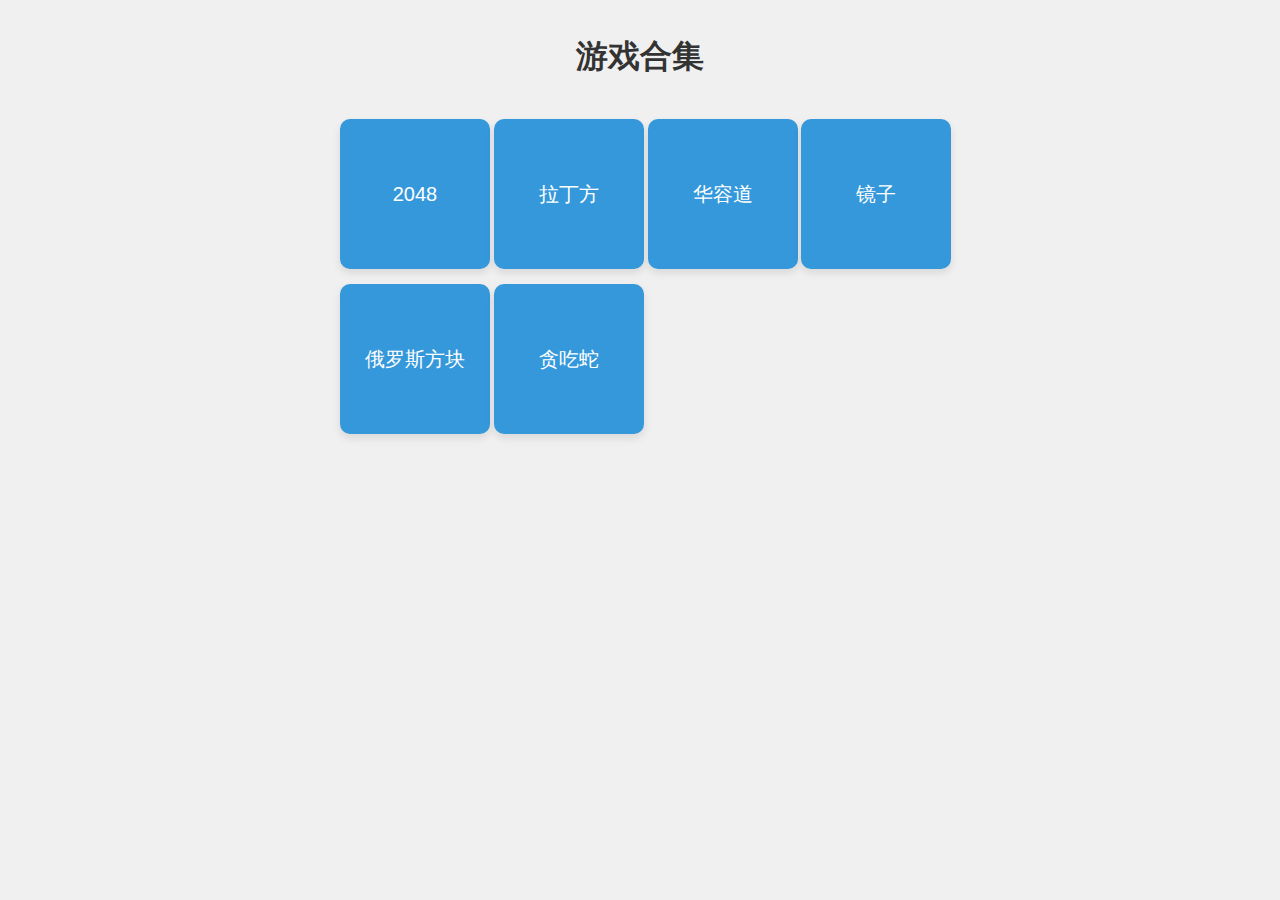
<file: index.html>
<!DOCTYPE html>
<html lang="en">
<head>
    <meta charset="UTF-8">
    <meta name="viewport" content="width=device-width, initial-scale=1.0">
    <title>Game Collection</title>
    <style>
        body {
            font-family: Arial, sans-serif;
            display: flex;
            flex-direction: column;
            align-items: center;
            background-color: #f0f0f0;
            /* min-height: 100vh; */
            margin: 0;
            padding: 15px;
        }
        
        h1 {
            color: #333;
            margin-top: 20px;
            margin-bottom: 30px;
            font-size: clamp(24px, 5vw, 32px);
            text-align: center;
        }
        
        .game-container {
            display: grid;
            grid-template-columns: repeat(auto-fit, minmax(130px, 1fr));
            gap: 15px;
            max-width: 600px;
            width: 100%;
            padding: 10px;
        }
        .game-container a{
            text-decoration: none;
            margin: auto;
        }
        
        .game-button {
            aspect-ratio: 1;
            display: flex;
            flex-direction: column;
            justify-content: center;
            align-items: center;
            background-color: #3498db;
            color: white;
            border: none;
            border-radius: 10px;
            cursor: pointer;
            text-decoration: none;
            text-align: center;
            transition: all 0.3s;
            font-size: clamp(16px, 4vw, 20px);
            box-shadow: 0 4px 8px rgba(0,0,0,0.1);
            min-width: 130px;
            max-width: 160px;
            padding: 10px;
        }
        
        .game-button:hover {
            background-color: #2980b9;
            transform: translateY(-5px);
            box-shadow: 0 6px 12px rgba(0,0,0,0.2);
        }

        @media (max-width: 600px) {
            body {
                padding: 10px;
            }

            .game-container {
                display: flex;
                align-items: center;
                justify-content: space-around;
                grid-template-columns: repeat(2, 1fr);
                gap: 12px;
                padding: 5px;
            }

            .game-button {
                max-width: 100px;
                /* max-width: none; */
            }
        }

        @media (max-width: 320px) {
            .game-container {
                grid-template-columns: 1fr;
            }
        }
    </style>
</head>
<body>
    <h1>游戏合集</h1>
    <div class="game-container">
        <a href="js-2048-game/index.html" class="game-button">2048</a>
        <a href="js-latinSquare-game/index.html" class="game-button">拉丁方</a>
        <a href="js-Huarong Road-game/index.html" class="game-button">华容道</a>
        <a href="js-mirror-game/index.html" class="game-button">镜子</a>
        <a href="js-tetris-game/index.html" class="game-button">俄罗斯方块</a>
        <a href="js-snake-game/index.html" class="game-button">贪吃蛇</a>
    </div>
</body>
</html>
</file>
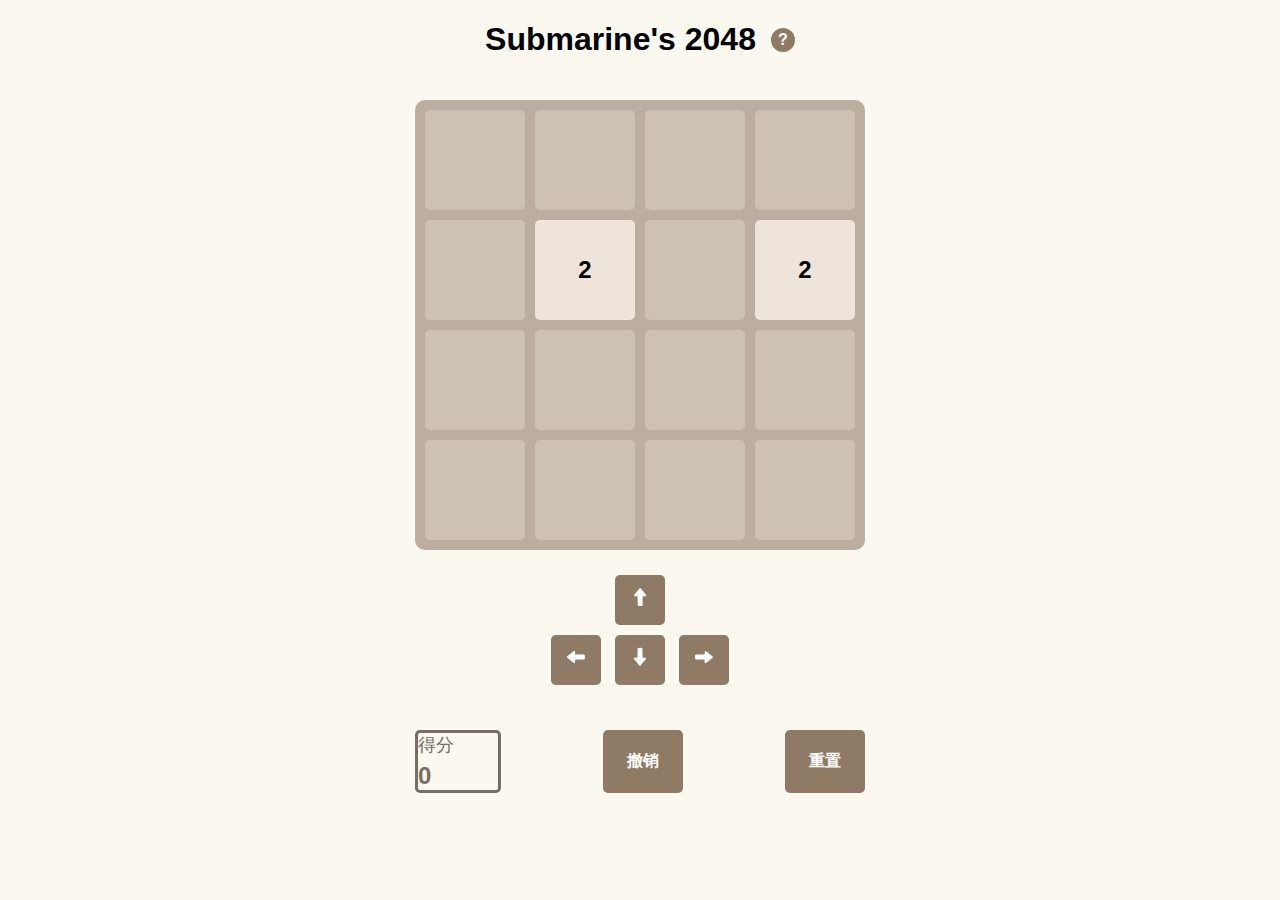
<file: js-2048-game/index.html>
<!DOCTYPE html>
<html lang="en">

<head>
    <meta charset="UTF-8">
    <meta name="viewport" content="width=device-width, initial-scale=1.0">
    <title>2048 Game</title>
    <link rel="stylesheet" href="style.css">
</head>

<body>
    <div class="game-title">
        <h1>Submarine's 2048</h1>
        <div class="help-icon">
            <span class="question-mark">?</span>
            <div class="tooltip">
                <h3>游戏规则：</h3>
                <p>1. 使用方向键或按钮移动方块</p>
                <p>2. 相同数字的方块相撞会合并</p>
                <p>3. 每次移动后会随机生成一个新的2</p>
                <p>4. 当方块填满且无法合并时游戏结束</p>
                <p>5. 合成2048即可获胜！</p> 
            </div>
        </div>
    </div>
    <div class="game-container">
        <div class="game-board" id="game-board">
            <!-- Game tiles will be dynamically generated here -->
        </div>
        <div class="control-helper">
            <div>
                <button id="up-button">
                    <svg t="1737734624103" class="icon" viewBox="0 0 1024 1024" version="1.1"
                        xmlns="http://www.w3.org/2000/svg" p-id="7475" width="20" height="20">
                        <path
                            d="M470.016 976.896q-44.032 0-59.392-20.48t-15.36-65.536q0-20.48-0.512-64.512t-1.024-93.696-1.536-96.768-1.024-74.752q0-39.936-7.68-62.464t-35.328-21.504q-20.48 0-48.64-1.024t-49.664 0q-35.84 0-45.568-19.456t13.824-50.176q24.576-30.72 57.344-72.704t67.584-86.016 68.096-87.04 58.88-75.776q23.552-29.696 45.568-30.72t46.592 26.624q24.576 29.696 56.832 69.632t67.072 82.432 68.608 83.968 60.416 73.216q29.696 35.84 23.04 58.88t-43.52 23.04q-11.264 0-25.088 0.512t-29.184 1.024-30.208 1.024-27.136 0.512q-25.6 1.024-32.256 16.384t-5.632 41.984q0 29.696 0.512 77.824t1.024 100.352 1.536 101.376 1.024 79.872q0 13.312-2.048 27.648t-9.728 26.112-21.504 19.968-36.352 8.192q-27.648 0-52.736 0.512t-56.832 1.536z"
                            p-id="7476" fill="#ffffff"></path>
                    </svg>
                </button>
            </div>
            <div>
                <button id="left-button">
                    <svg t="1737734558647" class="icon" viewBox="0 0 1024 1024" version="1.1"
                        xmlns="http://www.w3.org/2000/svg" p-id="9647" width="20" height="20">
                        <path
                            d="M966.656 567.296q0 43.008-20.48 58.368t-65.536 15.36l-64.512 0q-44.032 0-93.696 0.512t-96.768 0.512l-74.752 0q-38.912 0-61.952 7.68t-22.016 35.328q0 20.48-1.024 48.64t-1.024 49.664q0 35.84-19.456 45.568t-50.176-13.824q-30.72-24.576-72.704-57.856t-85.504-68.096-86.016-68.608-75.264-59.392q-30.72-24.576-31.232-46.592t28.16-45.568q28.672-24.576 68.608-56.832t82.944-66.56 84.48-68.096 74.24-60.416q35.84-28.672 58.88-22.016t23.04 43.52l0 25.6q0 14.336 0.512 29.696t1.024 30.208 0.512 26.112q1.024 25.6 16.384 32.256t41.984 6.656q29.696 0 77.824-0.512t100.352-0.512 101.376-0.512 79.872-0.512q13.312 0 27.648 2.048t26.112 9.728 19.456 21.504 7.68 36.352q0 27.648 0.512 53.248t0.512 57.344z"
                            p-id="9648" fill="#ffffff"></path>
                    </svg>
                </button>
                <button id="down-button">
                    <svg t="1737734537581" class="icon" viewBox="0 0 1024 1024" version="1.1"
                        xmlns="http://www.w3.org/2000/svg" p-id="9407" width="20" height="20">
                        <path
                            d="M564.224 44.032q43.008 0 58.368 20.48t15.36 65.536q0 20.48 0.512 64.512t0.512 93.696 0.512 96.768 0.512 74.752q0 38.912 7.68 61.952t35.328 22.016q19.456 0 48.128 1.024t49.152 1.024q35.84 0 45.568 18.944t-13.824 49.664q-24.576 30.72-57.344 72.704t-68.096 86.016-69.12 86.528-59.392 75.264q-23.552 29.696-45.568 30.72t-45.568-27.648q-24.576-29.696-57.344-69.632t-67.072-82.432-67.584-83.968-59.904-74.24q-29.696-35.84-22.528-58.88t44.032-23.04l24.576 0q14.336 0 29.696-0.512t30.208-1.536 26.112-1.024q26.624 0 32.768-15.36t6.144-41.984q0-29.696-0.512-77.824t-0.512-100.352-0.512-101.376-0.512-79.872q0-13.312 2.048-27.648t9.728-26.112 20.992-19.456 36.864-7.68q27.648 0 53.248-0.512t57.344-0.512z"
                            p-id="9408" fill="#ffffff"></path>
                    </svg>
                </button>
                <button id="right-button">
                    <svg t="1737734448549" class="icon" viewBox="0 0 1024 1024" version="1.1"
                        xmlns="http://www.w3.org/2000/svg" p-id="8878" id="mx_n_1737734448550" width="20" height="20">
                        <path
                            d="M47.104 453.632q0-43.008 20.992-57.856t66.048-14.848q20.48 0 64.512 0.512t93.696 0.512 96.768 0.512 74.752 0.512q38.912 1.024 61.44-6.656t22.528-35.328q0-20.48 1.536-48.64t1.536-48.64q1.024-35.84 20.48-45.568t49.152 14.848q30.72 24.576 71.68 58.368t84.992 69.12 86.016 69.632 74.752 59.904q29.696 24.576 30.208 46.592t-28.16 45.568q-29.696 24.576-70.144 56.32t-83.968 65.536-85.504 67.072-74.752 58.88q-35.84 28.672-58.88 21.504t-22.016-44.032l0-24.576 0-29.696q0-15.36-0.512-30.208t-0.512-27.136q0-25.6-15.36-32.256t-41.984-6.656q-29.696 0-77.824-0.512t-100.352-0.512-101.376-0.512-79.872-0.512q-13.312 0-27.648-2.56t-26.112-9.728-18.944-20.992-7.168-37.376q0-27.648-0.512-53.248t0.512-57.344z"
                            p-id="8879" fill="#ffffff"></path>
                    </svg>
                </button>
            </div>
        </div>
        <div class="game-helper">
            <div class="score-container">
                <div id="score-label">得分</div>
                <div id="score">0</div>
            </div>
            <button class="undo-button" id="undo-button">撤销</button>
            <button id="reset-button">重置</button>
        </div>
    </div>

    <script src="script.js"></script>
</body>

</html>
</file>
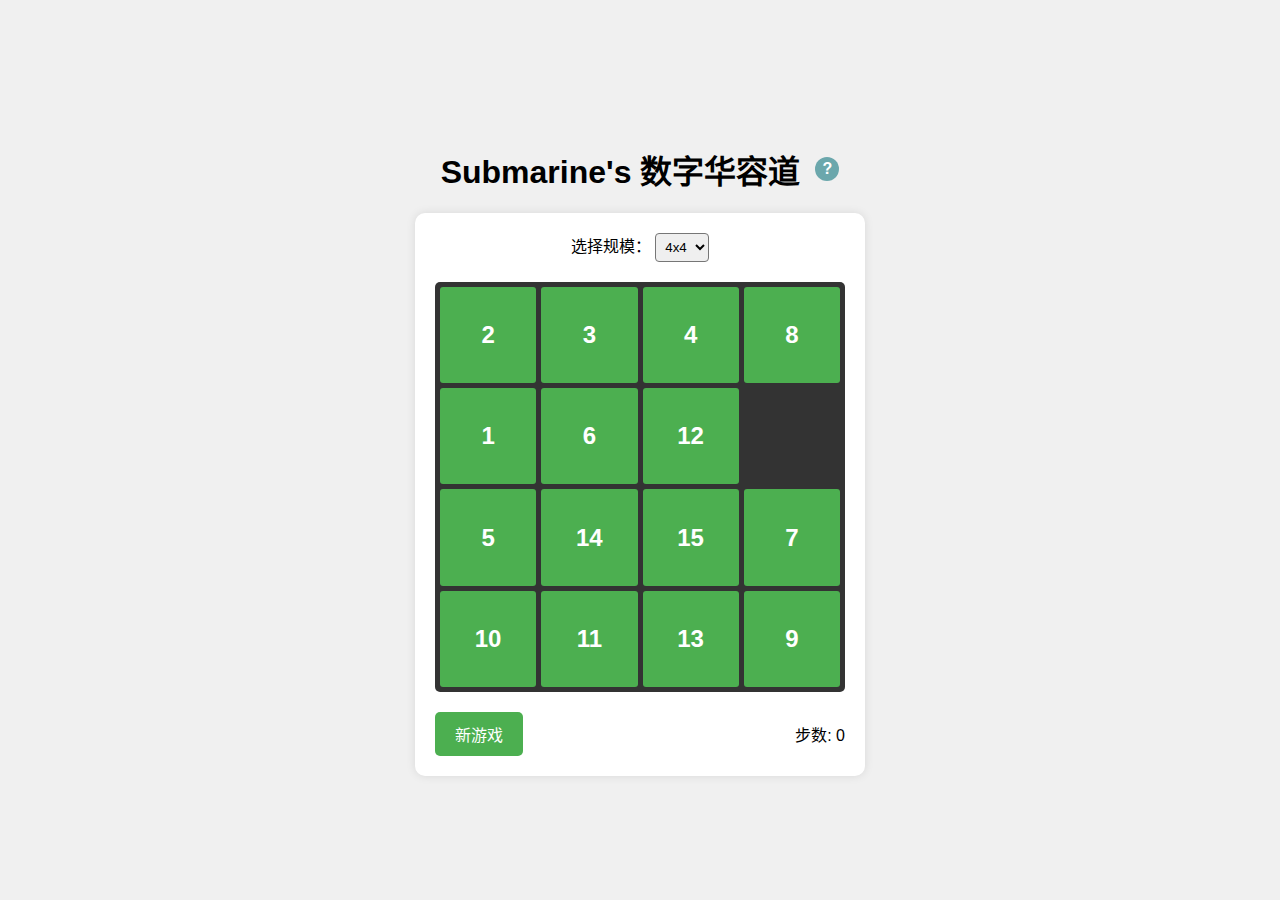
<file: js-Huarong Road-game/index.html>
<!DOCTYPE html>
<html lang="zh-CN">

<head>
    <meta charset="UTF-8">
    <meta name="viewport" content="width=device-width, initial-scale=1.0">
    <title>数字华容道</title>
    <link rel="stylesheet" href="style.css">
</head>

<body>
    <div class="game-title">
        <h1>Submarine's 数字华容道</h1>
        <div class="help-icon">
            <span class="question-mark">?</span>
            <div class="tooltip">
                <h3>游戏规则：</h3>
                <p>1. 点击空位附近单元格移动空位</p>
                <p>2. 空位只能上下左右移动</p>
                <p>3. 将数字按顺序排好即为成功</p>
            </div>
        </div>
    </div>

    <div class="container">
        <div class="game-container">
            <div class="settings">
                <label>选择规模：
                    <select id="size-select">
                        <option value="3">3x3</option>
                        <option value="4" selected>4x4</option>
                        <option value="5">5x5</option>
                    </select>
                </label>
            </div>
            <div id="game-board" class="game-board"></div>
            <div class="controls">
                <button id="reset-btn">新游戏</button>
                <div>步数: <span id="steps">0</span></div>
            </div>
        </div>
    </div>
    <script src="script.js"></script>
</body>

</html>
</file>
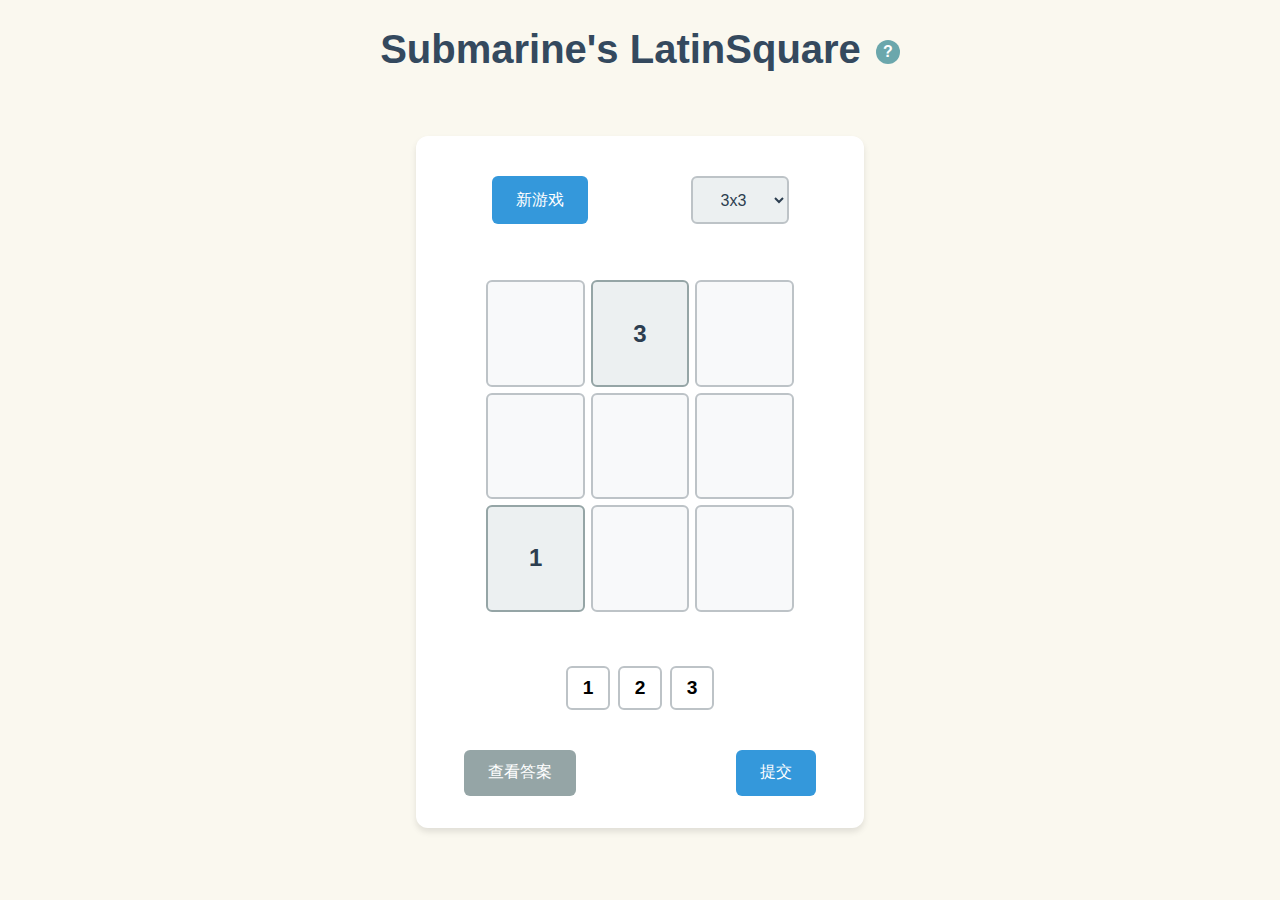
<file: js-latinSquare-game/index.html>
<!DOCTYPE html>
<html lang="en">
<head>
    <meta charset="UTF-8">
    <meta name="viewport" content="width=device-width, initial-scale=1.0">
    <title>Latin Square Game</title>
    <link rel="stylesheet" href="styles.css">
</head>
<body>
    <div class="game-title">
        <h1>Submarine's LatinSquare</h1>
        <div class="help-icon">
            <span class="question-mark">?</span>
            <div class="tooltip">
                <h3>游戏规则：</h3>
                <p>1. 在空格中填入数字 1 到 N </p>
                <p>2. 每行和每列中不能出现重复数字</p>
                <p>3. 灰色格子是预设数字，不能修改</p>
                <p>4. 完成填写后点击"提交"检查答案</p>
                <p>5. 成功后可以选择挑战更大的方阵</p>
            </div>
        </div>
    </div>
    <div class="game-container">
        <div class="controls">
            <button id="newGame">新游戏</button>
            <select id="sizeSelect">
                <option value="3">3x3</option>
                <option value="4">4x4</option>
                <option value="5">5x5</option>
                <option value="6">6x6</option>
                <option value="7">7x7</option>
                <option value="8">8x8</option>
            </select>
        </div>
        <div id="gameBoard"></div>
        <div id="numberSelector" class="number-selector"></div>
        <div id="message"></div>
        <div class="action-buttons">
            <button id="showSolution" class="secondary-btn">查看答案</button>
            <button id="checkSolution">提交</button>
        </div>
    </div>

    <div class="dialog-overlay" id="nextLevelDialog">
        <div class="dialog">
            <h3>挑战成功！</h3>
            <p>是否继续挑战下一关？</p>
            <div class="dialog-buttons">
                <button id="continueGame">继续挑战</button>
                <button id="stayHere">留在当前</button>
            </div>
        </div>
    </div>

    <script src="script.js"></script>
</body>
</html>
</file>
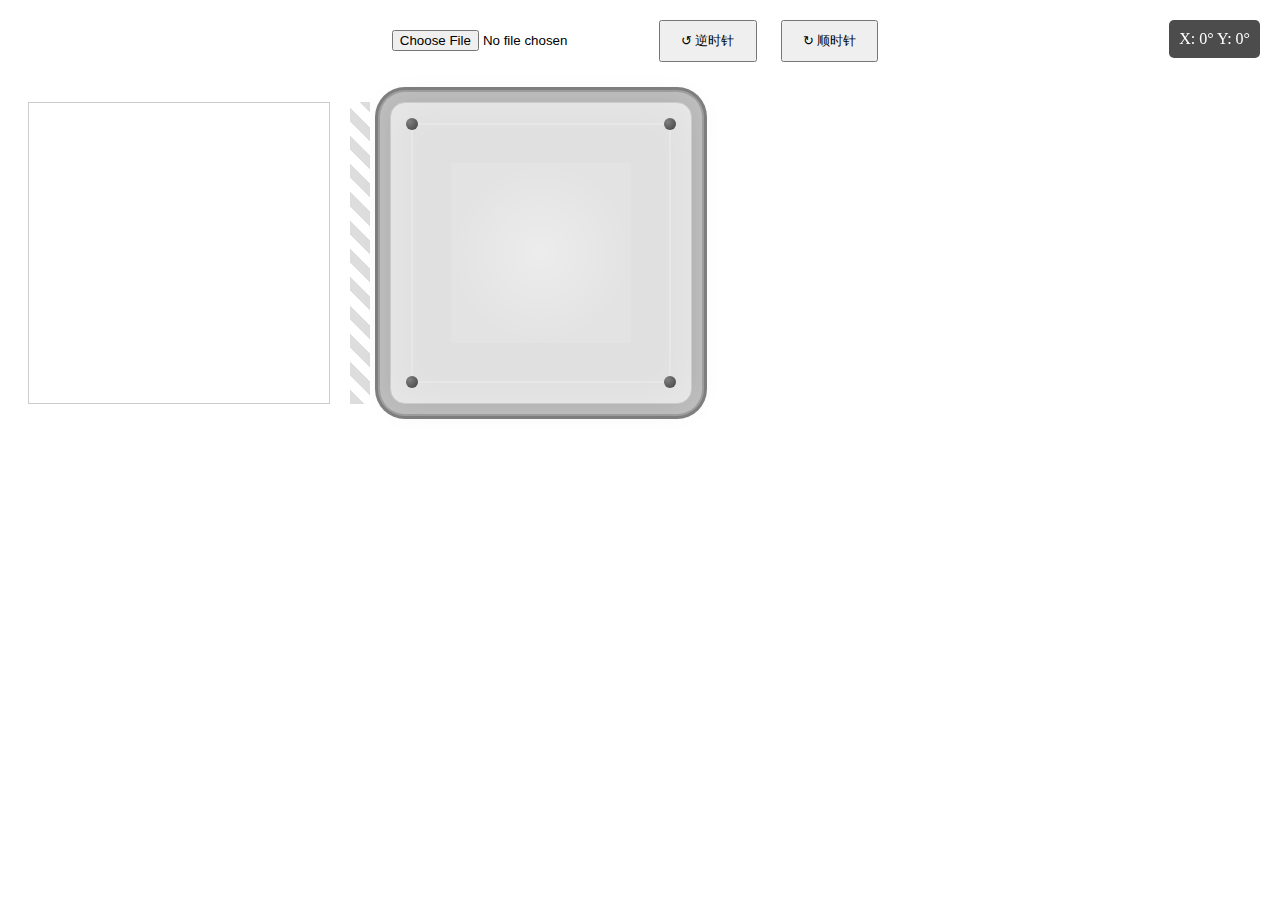
<file: js-mirror-game/index.html>
<!DOCTYPE html>
<html>

<head>
    <meta charset="UTF-8">
    <meta name="viewport" content="width=device-width, initial-scale=1.0">
    <title>Mirror</title>
    <link rel="stylesheet" href="style.css">
</head>

<body>
    <div class="controls">
        <input type="file" id="upload" accept="image/*">
        <button id="rotateLeft" onmousedown="startRotation(-1)" ontouchstart="startRotation(-1)">
            ↺ 逆时针
        </button>
        <button id="rotateRight" onmousedown="startRotation(1)" ontouchstart="startRotation(1)">
            ↻ 顺时针
        </button>
    </div>
    <div class="container">
        <div class="section">
            <canvas id="originalCanvas"></canvas>
        </div>
        <div id="mirror"></div>
        <div class="section mirror-frame">
            <div class="screw tl"></div>
            <div class="screw tr"></div>
            <div class="screw bl"></div>
            <div class="screw br"></div>
            <canvas id="mirrorCanvas"></canvas>
        </div>
    </div>
    <div id="rotation-indicator">
        X: <span id="rotX">0</span>° 
        Y: <span id="rotY">0</span>°
    </div>
    <script src="script.js"></script>
</body>

</html>
</file>
<file: js-2048-game/style.css>
body {
    display: flex;
    justify-content: center;
    align-items: center;
    flex-direction: column;
    width: 100%;
    margin: 0;
    background-color: #faf8ef;
    font-family: 'Arial', sans-serif;
}

.game-title {
    display: flex;
    align-items: center;
    gap: 15px;
    margin-bottom: 20px;
}

.game-container {
    display: flex;
    justify-content: center;
    align-items: center;
    flex-direction: column;
    /* width: 40%; */
    height: 100%;
}

.game-board {
    display: grid;
    grid-template-columns: repeat(4, 100px);
    grid-template-rows: repeat(4, 100px);
    gap: 10px;
    background-color: #bbada0;
    padding: 10px;
    border-radius: 10px;
    position: relative;
}

.tile {
    width: 100px;
    height: 100px;
    background-color: #cdc1b4;
    display: flex;
    justify-content: center;
    align-items: center;
    font-size: 24px;
    font-weight: bold;
    border-radius: 5px;
    position: relative;
    transition: transform 0.2s ease;
}

.tile-2 {
    background-color: #eee4da;
}

.tile-4 {
    background-color: #ede0c8;
}

.tile-8 {
    background-color: #f2b179;
}

.tile-16 {
    background-color: #f59563;
}

.tile-32 {
    background-color: #f67c5f;
}

.tile-64 {
    background-color: #f65e3b;
}

.tile-128 {
    background-color: #edcf72;
}

.tile-256 {
    background-color: #edcc61;
}

.tile-512 {
    background-color: #edc850;
}

.tile-1024 {
    background-color: #edc53f;
}

.tile-2048 {
    background-color: #edc22e;
}

.game-helper {
    display: flex;
    justify-content: space-between;
    width: 100%;
    margin-top: 40px;
    margin-bottom: 30px;
}

.score-container {
    display: flex;
    flex-direction: column;
    align-items: flex-start;
    width: 80px;
    border:solid 3px #776e65;
    border-radius: 5px;
}

#score-label {
    font-size: 18px;
    color: #776e65;
    margin-bottom: 5px;
}

#score {
    font-size: 24px;
    font-weight: bold;
    color: #776e65;
}

#undo-button {
    width: 80px;
    padding: 10px 20px;
    font-size: 16px;
    font-weight: bold;
    color: #fff;
    background-color: #8f7a66;
    border: none;
    border-radius: 5px;
    cursor: pointer;
    transition: background-color 0.3s ease;
}


#reset-button {
    width: 80px;
    padding: 10px 20px;
    font-size: 16px;
    font-weight: bold;
    color: #fff;
    background-color: #8f7a66;
    border: none;
    border-radius: 5px;
    cursor: pointer;
    transition: background-color 0.3s ease;
}

#undo-button:hover, #reset-button:hover {
    background-color: #776e65;
}

.control-helper {
    display: flex;
    justify-content: center;
    align-items: center;
    margin-top: 20px;
    flex-direction: column;
}

.control-helper button {
    width: 50px;
    height: 50px;
    margin: 5px;
    font-size: 18px;
    font-weight: bold;
    color: #fff;
    background-color: #8f7a66;
    border: none;
    border-radius: 5px;
    cursor: pointer;
    transition: background-color 0.3s ease;
}

.control-helper button:hover {
    background-color: #776e65;
}

.help-icon {
    position: relative;
    cursor: pointer;
}

.question-mark {
    display: flex;
    justify-content: center;
    align-items: center;
    width: 24px;
    height: 24px;
    background: #8f7a66;
    color: white;
    border-radius: 50%;
    font-weight: bold;
}

.tooltip {
    position: absolute;
    top: 100%;
    left: 50%;
    transform: translateX(-50%);
    width: 250px;
    padding: 15px;
    background: #f9f6f2;
    border: 2px solid #8f7a66;
    border-radius: 8px;
    box-shadow: 0 2px 8px rgba(0,0,0,0.2);
    opacity: 0;
    visibility: hidden;
    transition: opacity 0.3s, visibility 0.3s;
    z-index: 1000;
    cursor: default;
}

.help-icon:hover .tooltip {
    opacity: 1;
    visibility: visible;
}

.tooltip h3 {
    color: #776e65;
    margin: 0 0 10px 0;
    font-size: 16px;
}

.tooltip p {
    color: #776e65;
    margin: 5px 0;
    font-size: 14px;
    line-height: 1.4;
}

@media (max-width: 600px) {

    html, body {
        height: 100%;
        overflow: hidden;  /* 防止页面滚动 */
    }

    body {
        padding: 10px 0;  /* 减小上下padding */
        box-sizing: border-box;
    }

    .game-container {
        width: 90%;
        height: 100%;
        padding: 0;  /* 移除padding */
    }

    .game-board {
        grid-template-columns: repeat(4, 65px);  /* 增大格子尺寸 */
        grid-template-rows: repeat(4, 65px);
        gap: 5px;
        padding: 5px;
    }

    .game-helper {
        margin-top: 20px;  /* 减小上边距 */
        margin-bottom: 10px;  /* 减小下边距 */
    }

    .tile {
        width: 100%;
        height: 100%;
        font-size: 18px;
    }

    .control-helper {
        display: flex;
        justify-content: center;
        align-items: center;
        flex-direction: column;
        flex-wrap: wrap;
    }

    .control-helper button {
        width: 40px;
        height: 40px;
        font-size: 16px;
    }

    #reset-button, #undo-button {
        padding: 8px 16px;
        font-size: 14px;
    }

    .score-container {
        align-items: center;
    }

    #score {
        font-size: 18px;
    }

    .tooltip {
        width: 200px;
        font-size: 12px;
        left: -100px;
        transform: none;
    }

    .game-title {
        margin-bottom: 10px;  /* 减小标题下方间距 */
    }

    .game-title h1 {
        font-size: 24px;  /* 添加：缩小标题字体 */
    }
}
</file>
<file: js-Huarong Road-game/style.css>
body {
    font-family: Arial, sans-serif;
    display: flex;
    flex-direction: column;
    justify-content: center;
    align-items: center;
    min-height: 100vh;
    margin: 0;
    background-color: #f0f0f0;
}

.game-title {
    display: flex;
    align-items: center;
    gap: 15px;
}

.help-icon {
    position: relative;
    cursor: pointer;
}

.question-mark {
    display: flex;
    justify-content: center;
    align-items: center;
    width: 24px;
    height: 24px;
    background: #6ba7ac;
    color: white;
    border-radius: 50%;
    font-weight: bold;
}

.tooltip {
    position: absolute;
    top: 100%;
    left: 50%;
    transform: translateX(-50%);
    width: 250px;
    padding: 15px;
    background: #ecf0f1;
    border: 2px solid #6ba7ac;
    border-radius: 8px;
    box-shadow: 0 2px 8px rgba(0, 0, 0, 0.2);
    opacity: 0;
    visibility: hidden;
    transition: opacity 0.3s, visibility 0.3s;
    z-index: 1000;
    cursor: default;
}

.help-icon:hover .tooltip {
    opacity: 1;
    visibility: visible;
}

.tooltip h3 {
    color: #6ba7ac;
    margin: 0 0 10px 0;
    font-size: 16px;
}

.tooltip p {
    color: #6ba7ac;
    margin: 5px 0;
    font-size: 14px;
    line-height: 1.4;
}

.container {
    text-align: center;
}

.game-container {
    background: #fff;
    padding: 20px;
    border-radius: 10px;
    box-shadow: 0 0 10px rgba(0, 0, 0, 0.1);
}

.settings {
    margin-bottom: 15px;
}

.game-board {
    width: 400px;
    height: 400px;
    background: #333;
    border-radius: 5px;
    display: grid;
    gap: 5px;
    padding: 5px;
    margin: 20px auto;
}

.tile {
    background: #4CAF50;
    color: white;
    font-size: 24px;
    font-weight: bold;
    display: flex;
    justify-content: center;
    align-items: center;
    cursor: pointer;
    transition: all 0.2s ease;
    border-radius: 3px;
}

.tile:hover {
    background: #45a049;
}

.tile.empty {
    background: transparent;
    cursor: default;
}

.controls {
    margin-top: 20px;
    display: flex;
    justify-content: space-between;
    align-items: center;
}

button {
    padding: 10px 20px;
    font-size: 16px;
    cursor: pointer;
    background: #4CAF50;
    color: white;
    border: none;
    border-radius: 5px;
}

button:hover {
    background: #45a049;
}

select {
    padding: 5px;
    border-radius: 4px;
}

/* 新增移动端适配 */
@media (max-width: 600px) {
    .game-container {
        width: 80vw;
        padding: 10px;
    }

    .game-board {
        width: 90vw;
        height: 90vw;
        max-width: 400px;
        max-height: 400px;
        gap: 3px;
        padding: 3px;
    }

    .tile {
        font-size: 18px;
    }

    .controls {
        flex-direction: column;
        gap: 10px;
    }

    .solution-steps {
        top: auto;
        bottom: 20px;
        left: 20px;
        right: 20px;
        max-height: 40vh;
    }

    button {
        width: 100%;
        padding: 12px;
        font-size: 14px;
    }

    select {
        font-size: 14px;
    }
}

@media (max-width: 400px) {
    .tile {
        font-size: 16px;
    }

    h1 {
        font-size: 24px;
        margin: 10px 0;
    }
}
</file>
<file: js-latinSquare-game/styles.css>
html{
    width: 100%;
}

body {
    display: flex;
    justify-content: center;
    align-items: center;
    flex-direction: column;
    width: 100%;
    margin: 0;
    background-color: #faf8ef;
    font-family: 'Arial', sans-serif;
}

.game-title {
    display: flex;
    align-items: center;
    gap: 15px;
}

.game-container {
    display: flex;
    flex-direction: column;
    max-width: 800px;
    margin: 2rem auto;
    padding: 2rem;
    min-width: 30%;
    min-height: 600px;
    background: white;
    border-radius: 12px;
    box-shadow: 0 4px 6px rgba(0, 0, 0, 0.1);
}


h1 {
    color: #34495e;
    font-size: 2.5rem;
    margin-bottom: 2rem;
    font-weight: 600;
}

.controls {
    margin: 0.5rem 0;
    display: flex;
    gap: 1rem;
    justify-content: space-around;
}

button,
select {
    padding: 0.8rem 1.5rem;
    font-size: 1rem;
    border: none;
    border-radius: 6px;
    cursor: pointer;
    transition: all 0.2s ease;
}

button {
    background: #3498db;
    color: white;
    font-weight: 500;
}

button:hover {
    background: #2980b9;
    transform: translateY(-2px);
    box-shadow: 0 2px 4px rgba(0, 0, 0, 0.1);
}

select {
    background: #ecf0f1;
    color: #2c3e50;
    border: 2px solid #bdc3c7;
}

select:focus {
    outline: none;
    border-color: #3498db;
}

#gameBoard {
    background: white;
    padding: 1.5rem;
    border-radius: 8px;
    display: inline-block;
    margin: 1.5rem auto;
    width: 80%;
}

.row {
    display: flex;
    gap: 6px;
    margin-bottom: 6px;
    width: 100%;
}

.cell {
    /* width: 70px;
    height: 70px; */
    border: 2px solid #bdc3c7;
    border-radius: 6px;
    display: flex;
    align-items: center;
    justify-content: center;
    font-size: 1.5rem;
    font-weight: 600;
    
}

.cell:hover {
    border-color: #3498db;
}

.cell input {
    width: 100%;
    height: 100%;
    border: none;
    text-align: center;
    font-size: 1.5rem;
    font-weight: 600;
    color: #3498db;
    border-radius: 6px;
    padding: 0;  /* Remove padding */
    margin: 0;   /* Remove margin */
    box-sizing: border-box; /* Include padding and border in element's width and height */
    -moz-appearance: textfield; /* Remove spinner buttons in Firefox */
}

/* Remove spinner buttons in Chrome/Safari/Edge */
.cell input::-webkit-outer-spin-button,
.cell input::-webkit-inner-spin-button {
    -webkit-appearance: none;
    margin: 0;
}

.cell input:focus {
    outline: none;
    background: #f7f9fc;
}

.cell.fixed {
    background: #ecf0f1;
    color: #2c3e50;
    border-color: #95a5a6;
}

.cell.selectable {
    cursor: pointer;
    background: #f8f9fa;
    transition: all 0.3s ease;
    position: relative;
}

.cell.selectable:hover {
    background: #e9ecef;
    transform: scale(1.02);
    box-shadow: 0 2px 4px rgba(0,0,0,0.1);
}

.cell.selected {
    background: #e3f2fd;
    border: 2px solid #1e88e5;
    transform: scale(1.05);
    box-shadow: 0 3px 6px rgba(0,0,0,0.2);
    z-index: 1;
}

.cell.selected::after {
    content: '';
    position: absolute;
    top: -2px;
    left: -2px;
    right: -2px;
    bottom: -2px;
    border: 2px solid #1e88e5;
    border-radius: 6px;
    animation: pulse 1.5s infinite;
}

@keyframes pulse {
    0% {
        transform: scale(1);
        opacity: 1;
    }
    50% {
        transform: scale(1.1);
        opacity: 0.5;
    }
    100% {
        transform: scale(1);
        opacity: 1;
    }
}

.number-selector {
    display: flex;
    justify-content: center;
    gap: 0.5rem;
}

.number-btn {
    width: 40px;
    height: 40px;
    border: 2px solid #bdc3c7;
    border-radius: 6px;
    display: flex;
    align-items: center;
    justify-content: center;
    font-size: 1.2rem;
    font-weight: 600;
    background: white;
    cursor: pointer;
    transition: all 0.2s ease;
}

.number-btn:hover {
    background: #f0f0f0;
    border-color: #3498db;
}

.help-icon {
    position: relative;
    cursor: pointer;
}

.question-mark {
    display: flex;
    justify-content: center;
    align-items: center;
    width: 24px;
    height: 24px;
    background: #6ba7ac;
    color: white;
    border-radius: 50%;
    font-weight: bold;
}

.tooltip {
    position: absolute;
    top: 100%;
    left: 50%;
    transform: translateX(-50%);
    width: 250px;
    padding: 15px;
    background: #ecf0f1;
    border: 2px solid #6ba7ac;
    border-radius: 8px;
    box-shadow: 0 2px 8px rgba(0,0,0,0.2);
    opacity: 0;
    visibility: hidden;
    transition: opacity 0.3s, visibility 0.3s;
    z-index: 1000;
    cursor: default;
}

.help-icon:hover .tooltip {
    opacity: 1;
    visibility: visible;
}

.tooltip h3 {
    color: #6ba7ac;
    margin: 0 0 10px 0;
    font-size: 16px;
}

.tooltip p {
    color: #6ba7ac;
    margin: 5px 0;
    font-size: 14px;
    line-height: 1.4;
}

#message {
    margin-top: 0.5rem;
    font-size: 1.1rem;
    font-weight: 500;
    padding: 0.5rem;
    border-radius: 6px;
    transition: all 0.3s ease;
}

.error {
    color: #e74c3c;
    background: #fde8e7;
}

.success {
    color: #27ae60;
    background: #e8f6ef;
}

.dialog-overlay {
    position: fixed;
    top: 0;
    left: 0;
    width: 100%;
    height: 100%;
    background: rgba(0, 0, 0, 0.5);
    display: none;
    justify-content: center;
    align-items: center;
    z-index: 1000;
}

.dialog {
    background: white;
    padding: 2rem;
    border-radius: 12px;
    text-align: center;
    box-shadow: 0 4px 6px rgba(0, 0, 0, 0.1);
}

.dialog-buttons {
    margin-top: 1.5rem;
    display: flex;
    gap: 1rem;
    justify-content: center;
}

.dialog.active {
    animation: slideIn 0.3s ease-out;
}

@keyframes slideIn {
    from {
        transform: translateY(-20px);
        opacity: 0;
    }
    to {
        transform: translateY(0);
        opacity: 1;
    }
}

@keyframes fadeOut {
    from {
        opacity: 1;
    }
    to {
        opacity: 0;
    }
}

.fade-out {
    animation: fadeOut 2.0s ease-out;
}

.secondary-btn {
    background: #95a5a6 !important;
}

.secondary-btn:hover {
    background: #7f8c8d !important;
}

.solution-wrapper {
    display: none;  /* 移除原有的查看答案按钮容器 */
}

.action-buttons {
    display: flex;
    justify-content: space-between;
    margin-top: 1rem;
    padding: 0 1rem;
}
/* 
.action-buttons button {
    min-width: 120px;
} */

@media (max-width: 600px) {
    html, body {
        width: 100%;
        height: 100%;
    }
    .game-title {
        align-items: baseline;
        position: relative;  /* 添加相对定位 */
        padding: 0 1rem;    /* 添加左右内边距 */
        box-sizing: border-box;
    }

    .game-title h1 {
        font-size: 24px;
        /* 添加：缩小标题字体 */
    }

    .game-container {
        width: 70%;
        position: relative;
        padding: 1rem;
        border-radius: 10px;
    }

    #gameBoard {
        width: 100%;
        padding: 0;
    }

    .cell {
        /* max-width: 50px;
        max-height: 50px; */
        font-size: 1.2rem;
    }

    .cell input {
        font-size: 1.2rem;
    }

    .controls {
        display: flex;
        flex-direction: row;
        flex-wrap: wrap;
        justify-content: center;
        gap: 0.5rem;
    }

    .controls button, .controls select {
        flex: 1 1 auto;
    }

    .controls button {
        padding: 0.6rem 1rem;
        font-size: 0.9rem;
    }

    .controls select {
        padding: 0.6rem 1rem;
        font-size: 0.9rem;
        grid-row: 2;
    }

    /* 创建两列布局，让新游戏和提交按钮并排 */
    #newGame, #checkSolution {
        display: inline-block;
    }

    /* 设置按钮容器 */
    .controls div:first-child {
        display: flex;
        justify-content: space-between;
        gap: 0.8rem;
    }

    .tooltip {
        width: 200px;          /* 减小提示框宽度 */
        left: auto;            /* 重置左定位 */
        right: 0;             /* 靠右对齐 */
        transform: none;       /* 移除transform */
        font-size: 0.9rem;    /* 减小字体大小 */
    }

    .tooltip p {
        font-size: 0.8rem;    /* 减小段落字体大小 */
        margin: 3px 0;        /* 减小段落间距 */
    }

    .tooltip h3 {
        font-size: 1rem;      /* 减小标题字体大小 */
        margin-bottom: 5px;   /* 减小标题下方间距 */
    }

    .number-btn {
        width: 35px;
        height: 35px;
        font-size: 1rem;
    }

    #showSolution {
        font-size: 0.8rem;
        height: auto;
        padding: 0.5rem ;
    }

    .solution-wrapper {
        margin-top: 0.5rem;
    }


    .solution-wrapper button {
        width: 100%;
        max-width: 200px;
    }

    .action-buttons {
        flex-direction: row;
        gap: 0.8rem;
        align-items: center;
    }

    #checkSolution button {
        width: 100%;
        max-width: 200px;
    }
}
</file>
<file: js-mirror-game/style.css>
.container {
    display: flex;
    gap: 20px;
    padding: 20px;
}

.section {
    width: 300px;
    height: 300px;
    border: 1px solid #ccc;
    position: relative;
}

canvas {
    width: 100%;
    height: 100%;
}

#mirror {
    width: 20px;
    background: repeating-linear-gradient(45deg,
            #ddd,
            #ddd 10px,
            #fff 10px,
            #fff 20px);
}

.controls {
    text-align: center;
    margin: 20px;
}

.controls button {
    padding: 10px 20px;
    margin: 0 10px;
    cursor: pointer;
}

.mirror-frame {
    position: relative;
    background: #e0e0e0;
    border-radius: 15px;
    box-shadow:
        0 0 30px rgba(0, 0, 0, 0.1),
        inset 0 0 40px rgba(255, 255, 255, 0.3),
        0 0 0 10px #c0c0c0,
        0 0 0 12px #a0a0a0,
        0 0 0 15px #808080;
    overflow: hidden;
}

.mirror-frame::before {
    content: '';
    position: absolute;
    top: 20px;
    left: 20px;
    right: 20px;
    bottom: 20px;
    border: 2px solid rgba(255, 255, 255, 0.2);
    border-radius: 8px;
    z-index: 1;
}

.mirror-frame::after {
    content: '';
    position: absolute;
    top: 50%;
    left: 50%;
    width: 60%;
    height: 60%;
    background: radial-gradient(circle at 50% 50%,
            rgba(255, 255, 255, 0.4) 0%,
            rgba(255, 255, 255, 0.1) 70%);
    transform: translate(-50%, -50%);
    pointer-events: none;
}

#mirrorCanvas {
    filter:
        brightness(110%) contrast(90%) drop-shadow(2px 2px 5px rgba(0, 0, 0, 0.1));
    mix-blend-mode: multiply;
}

/* 添加装饰螺丝 */
.screw {
    position: absolute;
    width: 12px;
    height: 12px;
    background:
        radial-gradient(circle at 30% 30%, #808080, #404040),
        linear-gradient(45deg,
            transparent 40%,
            rgba(255, 255, 255, 0.3) 50%,
            transparent 60%);
    border-radius: 50%;
    z-index: 2;
}

.screw.tl {
    top: 15px;
    left: 15px;
}

.screw.tr {
    top: 15px;
    right: 15px;
}

.screw.bl {
    bottom: 15px;
    left: 15px;
}

.screw.br {
    bottom: 15px;
    right: 15px;
}

.container {
    perspective: 1000px;
}

.section {
    transform-style: preserve-3d;
}

#rotation-indicator {
    position: fixed;
    top: 20px;
    right: 20px;
    background: rgba(0, 0, 0, 0.7);
    color: white;
    padding: 10px;
    border-radius: 5px;
}
</file>
